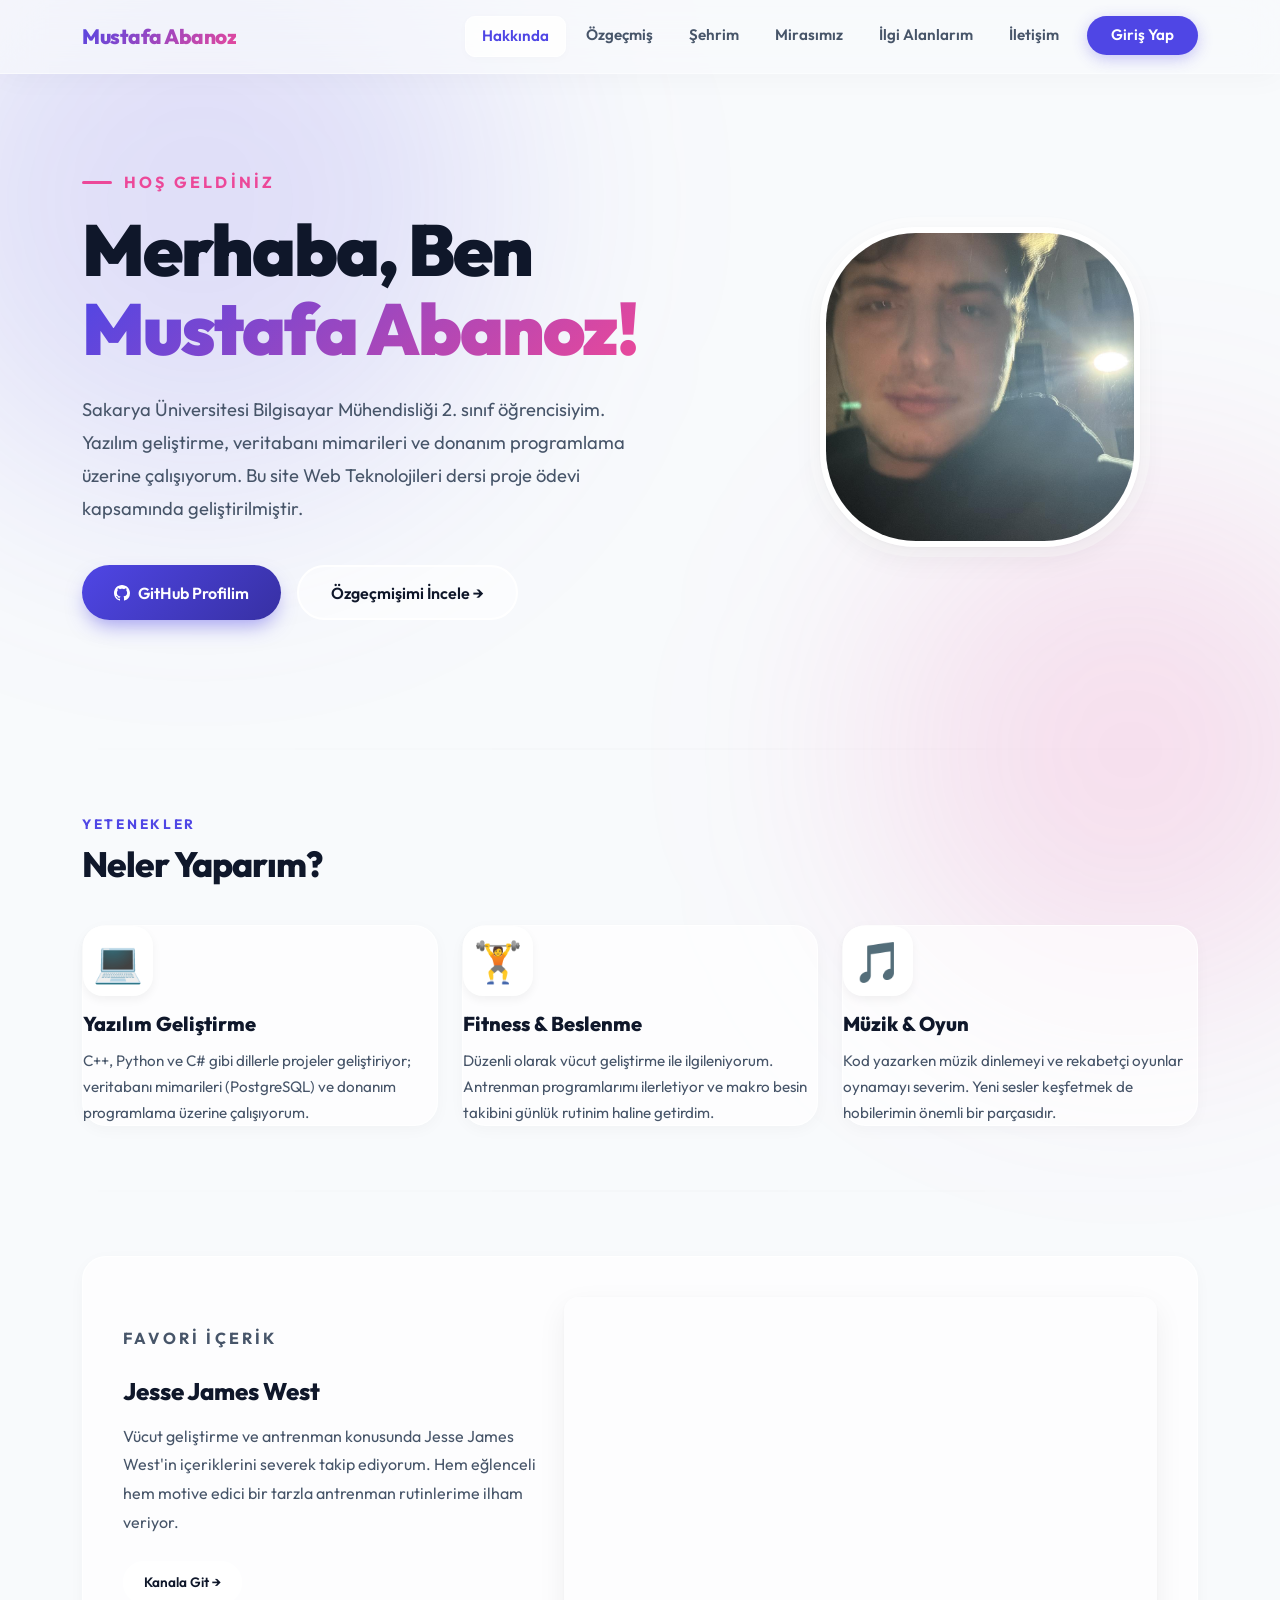
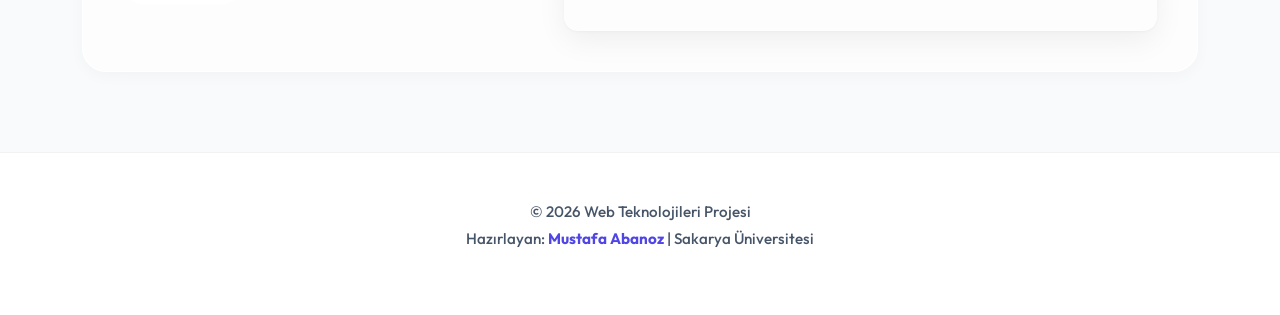
<file: index.html>
<!DOCTYPE html>
<html lang="tr">
<head>
    <meta charset="UTF-8">
    <meta name="viewport" content="width=device-width, initial-scale=1.0">
    <meta name="description" content="Mustafa Abanoz - Sakarya Üniversitesi Bilgisayar Mühendisliği öğrencisi. Hakkımda, hobiler ve ilgi alanlarım.">
    <title>Hakkında | Mustafa Abanoz</title>
    <link href="https://cdn.jsdelivr.net/npm/bootstrap@5.3.3/dist/css/bootstrap.min.css" rel="stylesheet">
    <link rel="stylesheet" href="style.css">
</head>
<body>


    <nav class="navbar navbar-expand-lg navbar-dark">
        <div class="container">
            <a class="navbar-brand" href="index.html">Mustafa Abanoz</a>
            <button class="navbar-toggler border-0" type="button" data-bs-toggle="collapse" data-bs-target="#navbarNav" aria-controls="navbarNav" aria-expanded="false" aria-label="Navigasyonu aç/kapat">
                <span class="navbar-toggler-icon"></span>
            </button>
            <div class="collapse navbar-collapse" id="navbarNav">
                <ul class="navbar-nav ms-auto gap-1">
                    <li class="nav-item"><a class="nav-link active" href="index.html">Hakkında</a></li>
                    <li class="nav-item"><a class="nav-link" href="cv.html">Özgeçmiş</a></li>
                    <li class="nav-item"><a class="nav-link" href="sehir.html">Şehrim</a></li>
                    <li class="nav-item"><a class="nav-link" href="miras.html">Mirasımız</a></li>
                    <li class="nav-item"><a class="nav-link" href="ilgi.html">İlgi Alanlarım</a></li>
                    <li class="nav-item"><a class="nav-link" href="iletisim.html">İletişim</a></li>
                    <li class="nav-item"><a class="nav-link nav-login" href="login.php">Giriş Yap</a></li>
                </ul>
            </div>
        </div>
    </nav>

    <main>
        <section class="hero-section">
            <div class="container">
                <div class="row align-items-center g-5">
                    <div class="col-lg-7 reveal-left">
                        <p class="hero-greeting">Hoş geldiniz</p>
                        <h1 class="hero-title">Merhaba, Ben<br><span>Mustafa Abanoz!</span></h1>
                        <p class="hero-desc">Sakarya Üniversitesi Bilgisayar Mühendisliği 2. sınıf öğrencisiyim. Yazılım geliştirme, veritabanı mimarileri ve donanım programlama üzerine çalışıyorum. Bu site Web Teknolojileri dersi proje ödevi kapsamında geliştirilmiştir.</p>
                        <div class="d-flex flex-wrap gap-3">
                            <a href="https://github.com/MustafaAbanoz" target="_blank" rel="noopener noreferrer" class="btn-primary-custom">
                                <svg width="16" height="16" viewBox="0 0 24 24" fill="currentColor"><path d="M12 0C5.37 0 0 5.37 0 12c0 5.31 3.435 9.795 8.205 11.385.6.105.825-.255.825-.57 0-.285-.015-1.23-.015-2.235-3.015.555-3.795-.735-4.035-1.41-.135-.345-.72-1.41-1.23-1.695-.42-.225-1.02-.78-.015-.795.945-.015 1.62.87 1.845 1.23 1.08 1.815 2.805 1.305 3.495.99.105-.78.42-1.305.765-1.605-2.67-.3-5.46-1.335-5.46-5.925 0-1.305.465-2.385 1.23-3.225-.12-.3-.54-1.53.12-3.18 0 0 1.005-.315 3.3 1.23.96-.27 1.98-.405 3-.405s2.04.135 3 .405c2.295-1.56 3.3-1.23 3.3-1.23.66 1.65.24 2.88.12 3.18.765.84 1.23 1.905 1.23 3.225 0 4.605-2.805 5.625-5.475 5.925.435.375.81 1.095.81 2.22 0 1.605-.015 2.895-.015 3.3 0 .315.225.69.825.57A12.02 12.02 0 0 0 24 12c0-6.63-5.37-12-12-12z"/></svg>
                                GitHub Profilim
                            </a>
                            <a href="cv.html" class="btn-outline-custom">Özgeçmişimi İncele →</a>
                        </div>
                    </div>
                    <div class="col-lg-5 text-center reveal-right">
                        <figure>
                            <img src="mustafa.jpeg" alt="Mustafa Abanoz fotoğrafı" class="hero-photo">
                            <figcaption class="visually-hidden">Mustafa Abanoz profil fotoğrafı</figcaption>
                        </figure>
                    </div>
                </div>
            </div>
        </section>

        <hr class="section-divider">

        <section class="container mb-5">
            <p class="section-label reveal">Yetenekler</p>
            <h2 class="section-title reveal">Neler Yaparım?</h2>
            <div class="row g-4">
                <div class="col-md-4 reveal delay-0">
                    <div class="glass-card h-100">
                        <span class="card-icon">💻</span>
                        <h3 class="card-heading">Yazılım Geliştirme</h3>
                        <p class="card-text">C++, Python ve C# gibi dillerle projeler geliştiriyor; veritabanı mimarileri (PostgreSQL) ve donanım programlama üzerine çalışıyorum.</p>
                    </div>
                </div>
                <div class="col-md-4 reveal delay-1">
                    <div class="glass-card h-100">
                        <span class="card-icon">🏋️</span>
                        <h3 class="card-heading">Fitness & Beslenme</h3>
                        <p class="card-text">Düzenli olarak vücut geliştirme ile ilgileniyorum. Antrenman programlarımı ilerletiyor ve makro besin takibini günlük rutinim haline getirdim.</p>
                    </div>
                </div>
                <div class="col-md-4 reveal delay-2">
                    <div class="glass-card h-100">
                        <span class="card-icon">🎵</span>
                        <h3 class="card-heading">Müzik & Oyun</h3>
                        <p class="card-text">Kod yazarken müzik dinlemeyi ve rekabetçi oyunlar oynamayı severim. Yeni sesler keşfetmek de hobilerimin önemli bir parçasıdır.</p>
                    </div>
                </div>
            </div>
        </section>

        <hr class="section-divider">

        <section class="container mb-5">
            <article class="video-wrapper">
                <div class="row align-items-center g-4">
                    <div class="col-md-5">
                        <p class="section-label">Favori İçerik</p>
                        <h3>Jesse James West</h3>
                        <p>Vücut geliştirme ve antrenman konusunda Jesse James West'in içeriklerini severek takip ediyorum. Hem eğlenceli hem motive edici bir tarzla antrenman rutinlerime ilham veriyor.</p>
                        <a href="https://www.youtube.com/@JesseJamesWest" target="_blank" rel="noopener noreferrer" class="btn-outline-custom btn-sm-custom">Kanala Git →</a>
                    </div>
                    <div class="col-md-7">
                        <div class="ratio ratio-16x9">
                            <iframe src="https://www.youtube.com/embed/tRncpNvuK-M" title="Jesse James West – Favori Video" frameborder="0" allow="accelerometer; autoplay; clipboard-write; encrypted-media; gyroscope; picture-in-picture; web-share" referrerpolicy="strict-origin-when-cross-origin" allowfullscreen></iframe>
                        </div>
                    </div>
                </div>
            </article>
        </section>
    </main>

    <footer class="text-center">
        <div class="container">
            <p class="mb-1">© 2026 Web Teknolojileri Projesi</p>
            <p>Hazırlayan: <a href="cv.html">Mustafa Abanoz</a> | Sakarya Üniversitesi</p>
        </div>
    </footer>

    <script src="https://cdn.jsdelivr.net/npm/bootstrap@5.3.3/dist/js/bootstrap.bundle.min.js"></script>
    <script>
        
        // Sayfa kaydırıldıkça (scroll) elemanların görünür olmasını sağlayan yapı
        (function () {
            var gozlemci = new IntersectionObserver(function(girdiler) {
                girdiler.forEach(function(eleman) { if (eleman.isIntersecting) { eleman.target.classList.add('in-view'); gozlemci.unobserve(eleman.target); } });
            }, { threshold: 0.12 });
            document.querySelectorAll('.reveal, .reveal-left, .reveal-right').forEach(function(el) { gozlemci.observe(el); });
        })();

    </script>
</body>
</html>
</file>
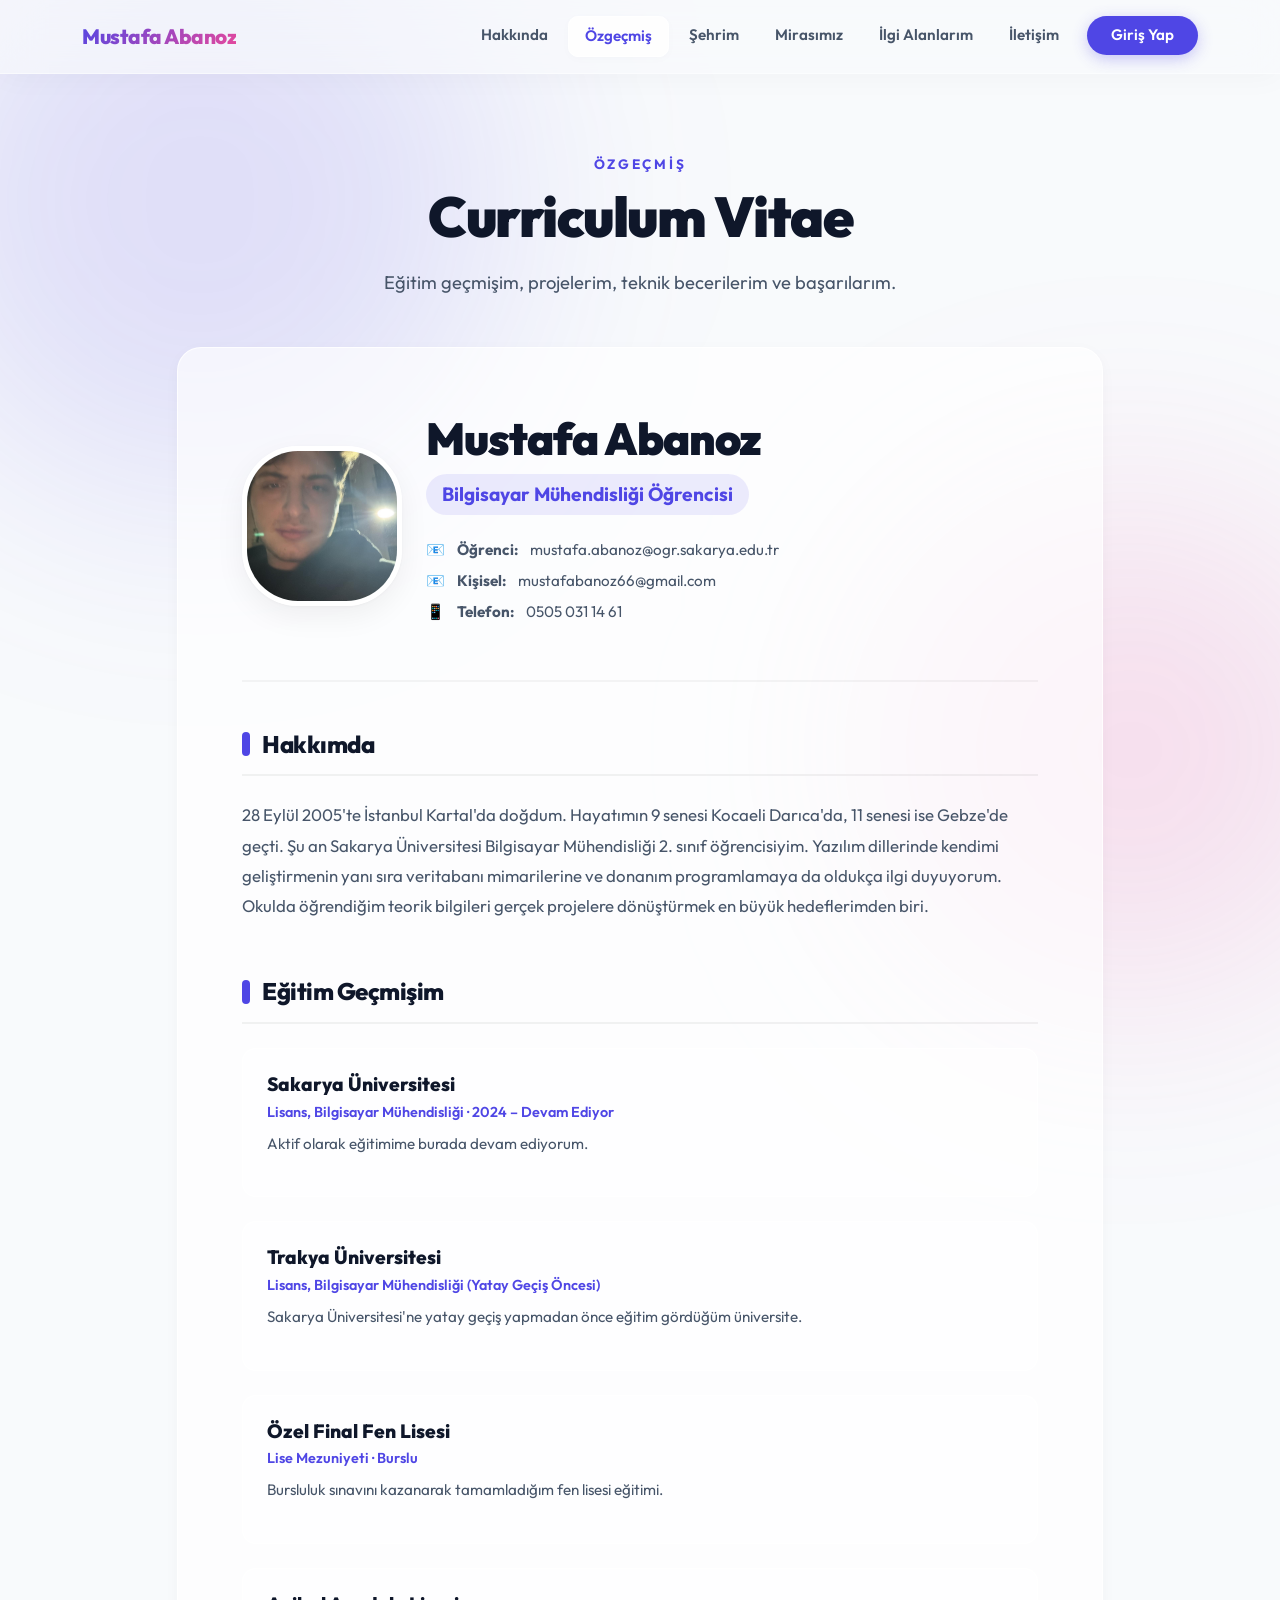
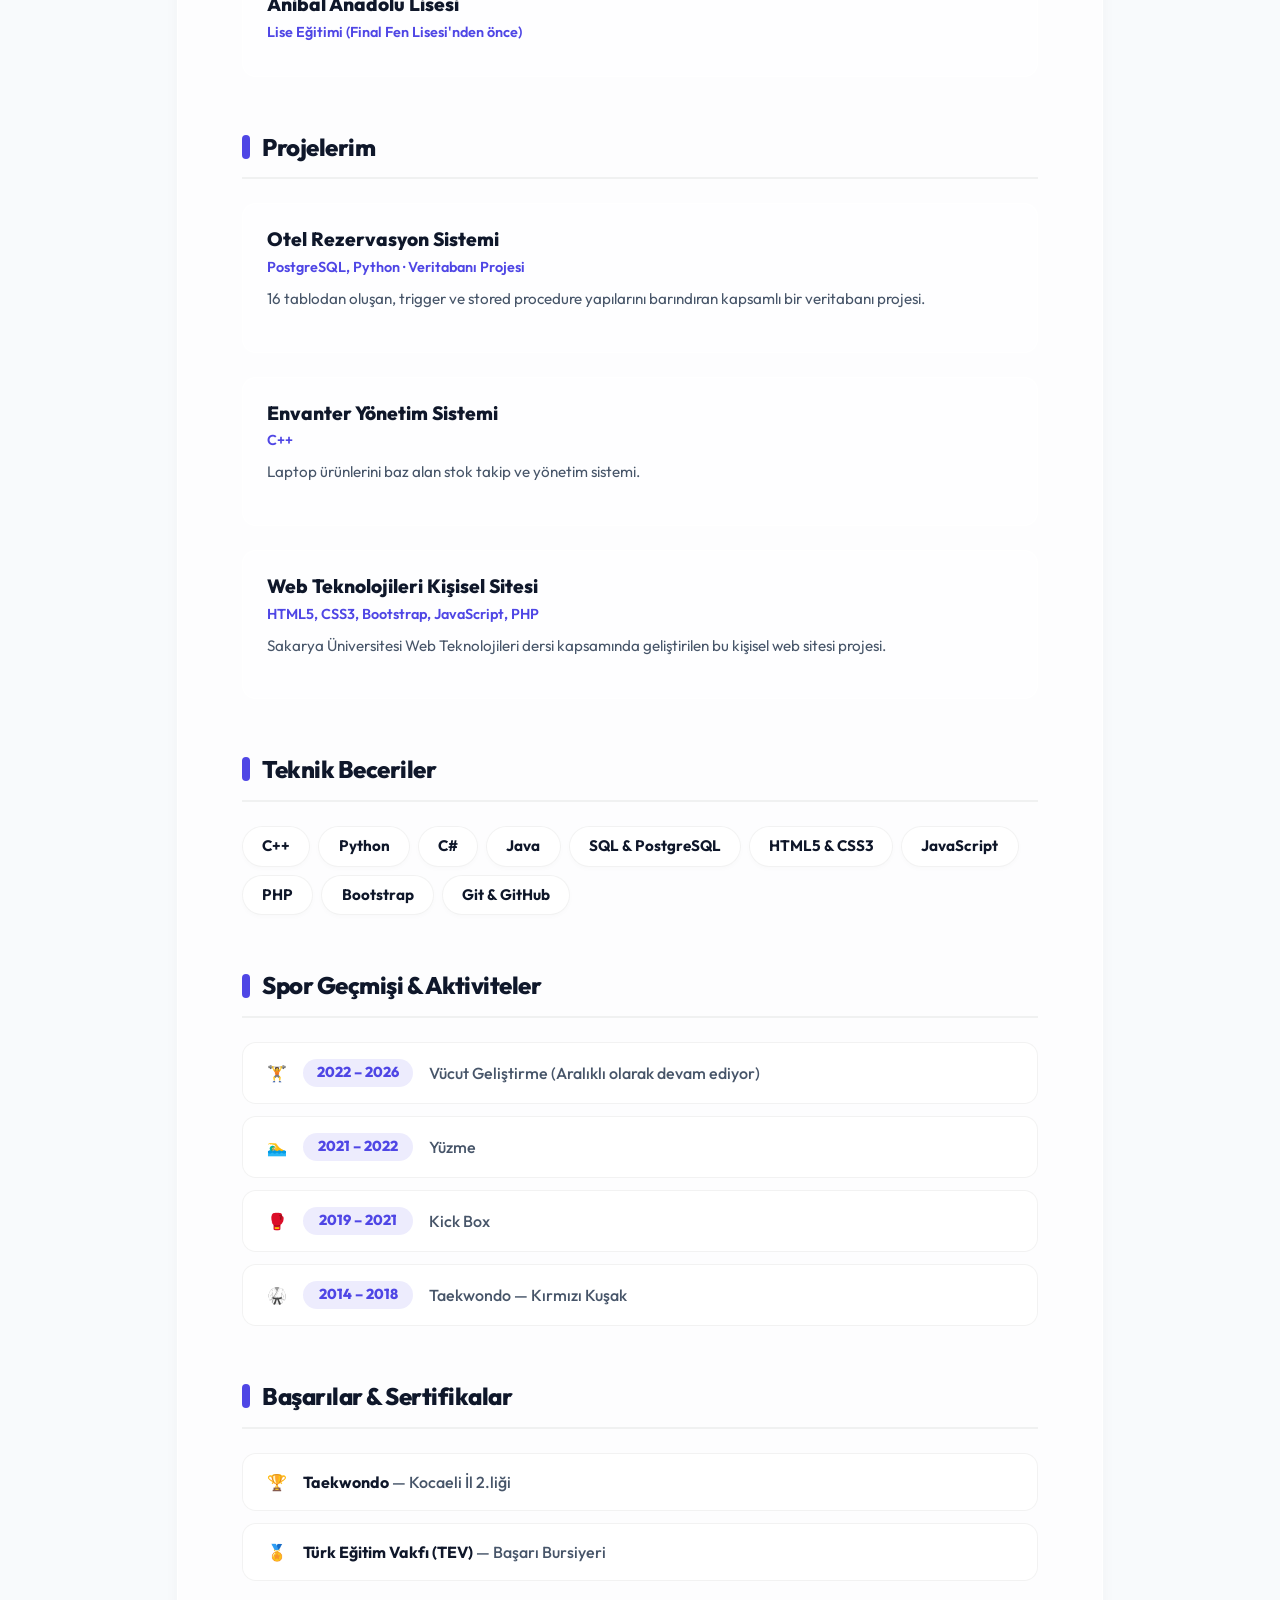
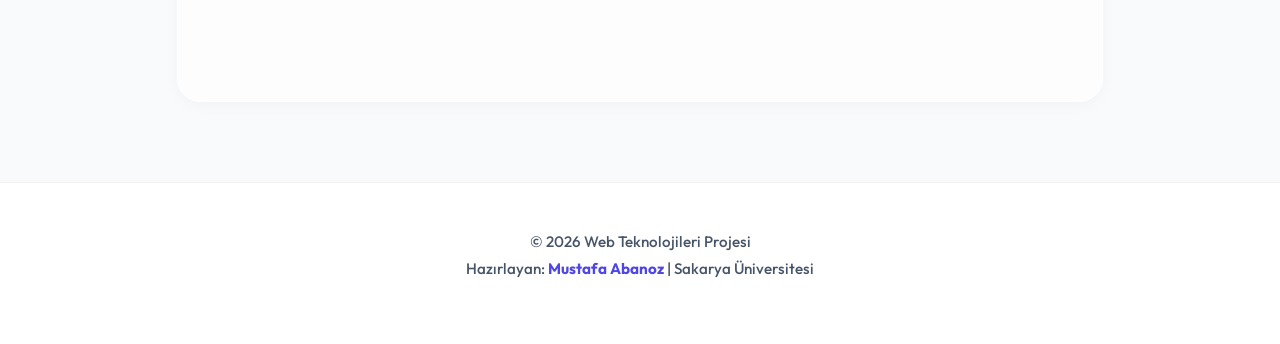
<file: cv.html>
<!DOCTYPE html>
<html lang="tr">

<head>
    <meta charset="UTF-8">
    <meta name="viewport" content="width=device-width, initial-scale=1.0">
    <meta name="description"
        content="Mustafa Abanoz – Bilgisayar Mühendisliği öğrencisi özgeçmişi. Eğitim, projeler, beceriler ve başarılar.">
    <title>Özgeçmiş (CV) | Mustafa Abanoz</title>
    <link href="https://cdn.jsdelivr.net/npm/bootstrap@5.3.3/dist/css/bootstrap.min.css" rel="stylesheet">
    <link rel="stylesheet" href="style.css">
</head>

<body>


    <nav class="navbar navbar-expand-lg navbar-dark">
        <div class="container">
            <a class="navbar-brand" href="index.html">Mustafa Abanoz</a>
            <button class="navbar-toggler border-0" type="button" data-bs-toggle="collapse" data-bs-target="#navbarNav"
                aria-controls="navbarNav" aria-expanded="false" aria-label="Navigasyonu aç/kapat">
                <span class="navbar-toggler-icon"></span>
            </button>
            <div class="collapse navbar-collapse" id="navbarNav">
                <ul class="navbar-nav ms-auto gap-1">
                    <li class="nav-item"><a class="nav-link" href="index.html">Hakkında</a></li>
                    <li class="nav-item"><a class="nav-link active" href="cv.html">Özgeçmiş</a></li>
                    <li class="nav-item"><a class="nav-link" href="sehir.html">Şehrim</a></li>
                    <li class="nav-item"><a class="nav-link" href="miras.html">Mirasımız</a></li>
                    <li class="nav-item"><a class="nav-link" href="ilgi.html">İlgi Alanlarım</a></li>
                    <li class="nav-item"><a class="nav-link" href="iletisim.html">İletişim</a></li>
                    <li class="nav-item"><a class="nav-link nav-login" href="login.php">Giriş Yap</a></li>
                </ul>
            </div>
        </div>
    </nav>

    <main>
        <div class="page-hero pb-5">
            <div class="container">
                <p class="section-label">Özgeçmiş</p>
                <h1 class="page-hero-title">Curriculum Vitae</h1>
                <p class="page-hero-subtitle">Eğitim geçmişim, projelerim, teknik becerilerim ve başarılarım.</p>
            </div>
        </div>

        <div class="container mb-5">
            <div class="row justify-content-center">
                <div class="col-lg-10">
                    <div class="cv-container">

                        <header class="cv-header">
                            <div class="row align-items-center g-4">
                                <div class="col-md-auto text-center">
                                    <img src="mustafa.jpeg" alt="Mustafa Abanoz profil fotoğrafı" class="cv-photo">
                                </div>
                                <div class="col-md">
                                    <h1 class="cv-name">Mustafa Abanoz</h1>
                                    <p class="cv-role">Bilgisayar Mühendisliği Öğrencisi</p>
                                    <address>
                                        <p class="cv-contact-item">📧 <strong>Öğrenci:</strong>
                                            mustafa.abanoz@ogr.sakarya.edu.tr</p>
                                        <p class="cv-contact-item">📧 <strong>Kişisel:</strong> mustafabanoz66@gmail.com
                                        </p>
                                        <p class="cv-contact-item">📱 <strong>Telefon:</strong> 0505 031 14 61</p>
                                    </address>
                                </div>
                            </div>
                        </header>

                        <section id="summary" class="cv-section reveal">
                            <h2 class="cv-section-title">Hakkımda</h2>
                            <article>
                                <p class="cv-summary-text">28 Eylül 2005'te İstanbul Kartal'da doğdum. Hayatımın 9
                                    senesi Kocaeli Darıca'da, 11 senesi ise Gebze'de geçti. Şu an Sakarya Üniversitesi
                                    Bilgisayar Mühendisliği 2. sınıf öğrencisiyim. Yazılım dillerinde kendimi
                                    geliştirmenin yanı sıra veritabanı mimarilerine ve donanım programlamaya da oldukça
                                    ilgi duyuyorum. Okulda öğrendiğim teorik bilgileri gerçek projelere dönüştürmek en
                                    büyük hedeflerimden biri.</p>
                            </article>
                        </section>

                        <section id="education" class="cv-section reveal">
                            <h2 class="cv-section-title">Eğitim Geçmişim</h2>

                            <article class="cv-article">
                                <h3>Sakarya Üniversitesi</h3>
                                <p class="meta">Lisans, Bilgisayar Mühendisliği · <time datetime="2024">2024</time> –
                                    Devam Ediyor</p>
                                <p>Aktif olarak eğitimime burada devam ediyorum.</p>
                            </article>

                            <article class="cv-article">
                                <h3>Trakya Üniversitesi</h3>
                                <p class="meta">Lisans, Bilgisayar Mühendisliği (Yatay Geçiş Öncesi)</p>
                                <p>Sakarya Üniversitesi'ne yatay geçiş yapmadan önce eğitim gördüğüm üniversite.</p>
                            </article>

                            <article class="cv-article">
                                <h3>Özel Final Fen Lisesi</h3>
                                <p class="meta">Lise Mezuniyeti · Burslu</p>
                                <p>Bursluluk sınavını kazanarak tamamladığım fen lisesi eğitimi.</p>
                            </article>

                            <article class="cv-article">
                                <h3>Anibal Anadolu Lisesi</h3>
                                <p class="meta">Lise Eğitimi (Final Fen Lisesi'nden önce)</p>
                            </article>
                        </section>

                        <section id="projects" class="cv-section reveal">
                            <h2 class="cv-section-title">Projelerim</h2>

                            <article class="cv-article">
                                <h3>Otel Rezervasyon Sistemi</h3>
                                <p class="meta">PostgreSQL, Python · Veritabanı Projesi</p>
                                <p>16 tablodan oluşan, trigger ve stored procedure yapılarını barındıran kapsamlı bir
                                    veritabanı projesi.</p>
                            </article>

                            <article class="cv-article">
                                <h3>Envanter Yönetim Sistemi</h3>
                                <p class="meta">C++</p>
                                <p>Laptop ürünlerini baz alan stok takip ve yönetim sistemi.</p>
                            </article>

                            <article class="cv-article">
                                <h3>Web Teknolojileri Kişisel Sitesi</h3>
                                <p class="meta">HTML5, CSS3, Bootstrap, JavaScript, PHP</p>
                                <p>Sakarya Üniversitesi Web Teknolojileri dersi kapsamında geliştirilen bu kişisel web
                                    sitesi projesi.</p>
                            </article>
                        </section>

                        <section id="skills" class="cv-section reveal">
                            <h2 class="cv-section-title">Teknik Beceriler</h2>
                            <div class="d-flex flex-wrap gap-2">
                                <span class="skill-badge">C++</span>
                                <span class="skill-badge">Python</span>
                                <span class="skill-badge">C#</span>
                                <span class="skill-badge">Java</span>
                                <span class="skill-badge">SQL & PostgreSQL</span>
                                <span class="skill-badge">HTML5 & CSS3</span>
                                <span class="skill-badge">JavaScript</span>
                                <span class="skill-badge">PHP</span>
                                <span class="skill-badge">Bootstrap</span>
                                <span class="skill-badge">Git & GitHub</span>
                            </div>
                        </section>

                        <section id="sports" class="cv-section">
                            <h2 class="cv-section-title">Spor Geçmişi & Aktiviteler</h2>
                            <article>
                                <div class="sport-item">
                                    <span>🏋️</span>
                                    <span class="years"><time datetime="2022">2022</time> – <time
                                            datetime="2026">2026</time></span>
                                    <span>Vücut Geliştirme (Aralıklı olarak devam ediyor)</span>
                                </div>
                                <div class="sport-item">
                                    <span>🏊‍♂️</span>
                                    <span class="years"><time datetime="2021">2021</time> – <time
                                            datetime="2022">2022</time></span>
                                    <span>Yüzme</span>
                                </div>
                                <div class="sport-item">
                                    <span>🥊</span>
                                    <span class="years"><time datetime="2019">2019</time> – <time
                                            datetime="2021">2021</time></span>
                                    <span>Kick Box</span>
                                </div>
                                <div class="sport-item">
                                    <span>🥋</span>
                                    <span class="years"><time datetime="2014">2014</time> – <time
                                            datetime="2018">2018</time></span>
                                    <span>Taekwondo — Kırmızı Kuşak</span>
                                </div>
                            </article>
                        </section>

                        <section id="achievements" class="cv-section">
                            <h2 class="cv-section-title">Başarılar & Sertifikalar</h2>
                            <div class="achievement-item">
                                <span>🏆</span>
                                <div><strong>Taekwondo</strong> — Kocaeli İl 2.liği</div>
                            </div>
                            <div class="achievement-item">
                                <span>🏅</span>
                                <div><strong>Türk Eğitim Vakfı (TEV)</strong> — Başarı Bursiyeri</div>
                            </div>
                        </section>

                    </div>
                </div>
            </div>
        </div>
    </main>

    <footer class="text-center">
        <div class="container">
            <p class="mb-1">© 2026 Web Teknolojileri Projesi</p>
            <p>Hazırlayan: <a href="cv.html">Mustafa Abanoz</a> | Sakarya Üniversitesi</p>
        </div>
    </footer>

    <script src="https://cdn.jsdelivr.net/npm/bootstrap@5.3.3/dist/js/bootstrap.bundle.min.js"></script>
    <script>

        // Sayfa kaydırıldıkça (scroll) elemanların görünür olmasını sağlayan yapı
        (function () {
            var gozlemci = new IntersectionObserver(function (girdiler) {
                girdiler.forEach(function (eleman) { if (eleman.isIntersecting) { eleman.target.classList.add('in-view'); gozlemci.unobserve(eleman.target); } });
            }, { threshold: 0.12 });
            document.querySelectorAll('.reveal, .reveal-left, .reveal-right').forEach(function (el) { gozlemci.observe(el); });
        })();
    </script>
</body>

</html>
</file>
<file: style.css>
/* =========================================
   1. GLOBAL AYARLAR VE DEĞİŞKENLER
   ========================================= */
@import url('https://fonts.googleapis.com/css2?family=Outfit:wght@300;400;500;600;700;800;900&display=swap');

:root {
    --primary: #4f46e5;
    --primary-light: #818cf8;
    --primary-dark: #3730a3;
    --accent: #ec4899;
    --bg-page: #f8fafc;
    --bg-card: rgba(255, 255, 255, 0.65);
    --border: rgba(255, 255, 255, 0.8);
    --text-primary: #0f172a;
    --text-secondary: #475569;
    --shadow-sm: 0 4px 15px rgba(0, 0, 0, 0.03);
    --shadow-md: 0 10px 30px rgba(0, 0, 0, 0.06), 0 1px 3px rgba(0,0,0,0.03);
    --shadow-glow: 0 10px 40px rgba(79, 70, 229, 0.15);
    --radius: 24px;
    --radius-sm: 14px;
    --transition: all 0.4s cubic-bezier(0.16, 1, 0.3, 1);
}

*, *::before, *::after { box-sizing: border-box; margin: 0; padding: 0; }
html { scroll-behavior: smooth; }

body {
    font-family: 'Outfit', system-ui, sans-serif;
    background: var(--bg-page);
    color: var(--text-primary);
    min-height: 100vh;
    overflow-x: hidden;
    -webkit-font-smoothing: antialiased;
    position: relative;
}

body::before, body::after {
    content: ''; position: fixed; border-radius: 50%;
    filter: blur(120px); z-index: -1;
    animation: floatBlob 20s infinite alternate ease-in-out;
    pointer-events: none;
}
body::before { width: 600px; height: 600px; background: rgba(79, 70, 229, 0.15); top: -100px; left: -100px; }
body::after { width: 500px; height: 500px; background: rgba(236, 72, 153, 0.15); bottom: -100px; right: -100px; animation-delay: -10s; }

@keyframes floatBlob {
    0% { transform: translate(0, 0) scale(1); }
    100% { transform: translate(100px, 100px) scale(1.2); }
}

main { position: relative; z-index: 1; animation: pageIn 0.6s cubic-bezier(0.16, 1, 0.3, 1) both; }
@keyframes pageIn { from { opacity: 0; transform: translateY(20px); } to { opacity: 1; transform: translateY(0); } }

/* =========================================
   2. NAVBAR & FOOTER (ORTAK)
   ========================================= */
.navbar {
    background: rgba(248, 250, 252, 0.7) !important;
    backdrop-filter: blur(20px); -webkit-backdrop-filter: blur(20px);
    border-bottom: 1px solid rgba(255,255,255,0.5);
    padding: 1rem 0; position: sticky; top: 0; z-index: 1030;
    box-shadow: 0 4px 30px rgba(0, 0, 0, 0.03);
}
.navbar-brand { font-weight: 800; font-size: 1.3rem; letter-spacing: -0.5px; background: linear-gradient(135deg, var(--primary), var(--accent)); -webkit-background-clip: text; -webkit-text-fill-color: transparent; background-clip: text; }
.nav-link { color: var(--text-secondary) !important; font-weight: 600; font-size: 0.95rem; padding: 0.5rem 1rem !important; border-radius: 10px; transition: var(--transition); }
.nav-link:hover { color: var(--primary) !important; background: rgba(79,70,229,0.05); }
.nav-link.active { color: var(--primary) !important; background: rgba(255,255,255,0.8); box-shadow: 0 2px 10px rgba(0,0,0,0.02); border: 1px solid rgba(255,255,255,1); }
.nav-link.nav-login { color: #fff !important; background: var(--primary); border-radius: 99px; padding: 0.5rem 1.5rem !important; margin-left: 0.5rem; box-shadow: 0 4px 15px rgba(79,70,229,0.3); }
.nav-link.nav-login:hover { background: var(--primary-dark); transform: translateY(-2px); box-shadow: 0 6px 20px rgba(79,70,229,0.4); }

footer { background: #fff; padding: 3rem 0; color: var(--text-secondary); font-size: 0.95rem; position: relative; z-index: 1; margin-top: 5rem; border-top: 1px solid rgba(0,0,0,0.05); font-weight: 500; }
footer a { color: var(--primary); text-decoration: none; font-weight: 700; transition: var(--transition); }
footer a:hover { color: var(--accent); }

/* =========================================
   3. GENEL BİLEŞENLER VE ANİMASYONLAR (ORTAK)
   ========================================= */
.btn-primary-custom { display: inline-flex; align-items: center; gap: 0.5rem; padding: 0.85rem 2rem; border: none; border-radius: 99px; background: linear-gradient(135deg, var(--primary), var(--primary-dark)); color: #fff; font-weight: 600; font-size: 1rem; text-decoration: none; transition: var(--transition); box-shadow: 0 10px 20px -5px rgba(79,70,229,0.5); }
.btn-primary-custom:hover { transform: translateY(-3px); box-shadow: 0 15px 25px -5px rgba(79,70,229,0.6); color: #fff; }
.btn-outline-custom { display: inline-flex; align-items: center; gap: 0.5rem; padding: 0.85rem 2rem; background: rgba(255,255,255,0.5); border: 2px solid #fff; border-radius: 99px; color: var(--text-primary); font-weight: 600; font-size: 1rem; text-decoration: none; transition: var(--transition); backdrop-filter: blur(10px); }
.btn-outline-custom:hover { background: #fff; transform: translateY(-3px); box-shadow: var(--shadow-md); color: var(--primary); }
.btn-sm-custom { font-size: 0.85rem; padding: 0.6rem 1.2rem; }

.section-divider { border: none; height: 2px; background: linear-gradient(90deg, transparent, rgba(0,0,0,0.05), transparent); margin: 4rem 0; }
.section-label { font-size: 0.85rem; font-weight: 700; letter-spacing: 0.2em; text-transform: uppercase; color: var(--primary); margin-bottom: 0.5rem; }
.section-title { font-size: 2.2rem; font-weight: 800; color: var(--text-primary); letter-spacing: -1px; margin-bottom: 2.5rem; }

.page-hero { padding: 5rem 0 3rem; text-align: center; }
.page-hero-title { font-size: clamp(2.5rem, 5vw, 3.5rem); font-weight: 900; letter-spacing: -1.5px; color: var(--text-primary); margin-bottom: 1rem; }
.page-hero-subtitle { font-size: 1.15rem; color: var(--text-secondary); max-width: 600px; margin: 0 auto; line-height: 1.8; }

.glass-card, .cv-container, .video-wrapper, .stat-card, .place-card { background: var(--bg-card); backdrop-filter: blur(16px); -webkit-backdrop-filter: blur(16px); border: 1px solid var(--border); border-radius: var(--radius); box-shadow: var(--shadow-sm); transition: var(--transition); }
.glass-card:hover, .stat-card:hover, .place-card:hover { transform: translateY(-8px); box-shadow: var(--shadow-md); border-color: #fff; background: rgba(255,255,255,0.9); }

.reveal { opacity: 0; transform: translateY(40px); transition: opacity 0.8s cubic-bezier(0.16, 1, 0.3, 1), transform 0.8s cubic-bezier(0.16, 1, 0.3, 1); }
.reveal.in-view { opacity: 1; transform: translateY(0); }
.reveal-left { opacity: 0; transform: translateX(-40px); transition: opacity 0.8s cubic-bezier(0.16, 1, 0.3, 1), transform 0.8s cubic-bezier(0.16, 1, 0.3, 1); }
.reveal-left.in-view { opacity: 1; transform: translateX(0); }
.reveal-right { opacity: 0; transform: translateX(40px); transition: opacity 0.8s cubic-bezier(0.16, 1, 0.3, 1), transform 0.8s cubic-bezier(0.16, 1, 0.3, 1); }
.reveal-right.in-view { opacity: 1; transform: translateX(0); }

/* =========================================
   4. YARDIMCI (UTILITY) SINIFLAR
   ========================================= */
.delay-0 { transition-delay: 0s; }
.delay-1 { transition-delay: 0.12s; }
.delay-2 { transition-delay: 0.24s; }

/* =========================================
   5. ÖZGEÇMİŞ (CV.HTML) SAYFASI STİLLERİ
   ========================================= */
.cv-container { padding: 4rem; }
.cv-header { border-bottom: 2px solid rgba(0,0,0,0.04); padding-bottom: 2.5rem; margin-bottom: 3rem; }
.cv-photo { width: 160px; height: 160px; object-fit: cover; border-radius: 35%; border: 5px solid #fff; box-shadow: var(--shadow-md); }
.cv-name { font-size: 2.8rem; font-weight: 900; letter-spacing: -1px; color: var(--text-primary); margin-bottom: 0.5rem; }
.cv-role { font-size: 1.2rem; color: var(--primary); font-weight: 700; margin-bottom: 1.5rem; background: rgba(79,70,229,0.1); display: inline-block; padding: 0.4rem 1rem; border-radius: 99px; }
.cv-contact-item { font-size: 0.95rem; color: var(--text-secondary); margin-bottom: 0.5rem; display: flex; align-items: center; gap: 0.75rem; }
.cv-section { margin-bottom: 3.5rem; }
.cv-section-title { font-size: 1.5rem; font-weight: 800; letter-spacing: -0.5px; color: var(--text-primary); border-bottom: 2px solid rgba(0,0,0,0.05); padding-bottom: 1rem; margin-bottom: 1.5rem; display: flex; align-items: center; gap: 0.75rem; }
.cv-section-title::before { content:''; display:block; width:8px; height:24px; background:var(--primary); border-radius:4px; }
.cv-article { margin-bottom: 1.5rem; padding: 1.5rem; background: rgba(255,255,255,0.4); border-radius: var(--radius-sm); border: 1px solid rgba(255,255,255,0.8); transition: var(--transition); }
.cv-article:hover { background: #fff; box-shadow: var(--shadow-sm); transform: translateX(5px); }
.cv-article h3 { font-size: 1.2rem; font-weight: 800; color: var(--text-primary); margin-bottom: 0.3rem; }
.cv-article .meta { font-size: 0.9rem; color: var(--primary); font-weight: 600; margin-bottom: 0.5rem; }
.cv-article p { font-size: 0.95rem; color: var(--text-secondary); line-height: 1.6; }
.cv-summary-text { color: var(--text-secondary); line-height: 1.8; font-size: 1.05rem; }

.skill-badge { display: inline-flex; padding: 0.5rem 1.2rem; background: #fff; border: 1px solid rgba(0,0,0,0.05); border-radius: 99px; font-size: 0.95rem; font-weight: 700; color: var(--text-primary); transition: var(--transition); box-shadow: 0 2px 5px rgba(0,0,0,0.02); }
.skill-badge:hover { background: var(--primary); color: #fff; transform: translateY(-3px); box-shadow: 0 8px 15px rgba(79,70,229,0.3); }

.sport-item, .achievement-item { display: flex; align-items: center; gap: 1rem; padding: 1rem 1.5rem; background: #fff; border: 1px solid rgba(0,0,0,0.05); border-radius: var(--radius-sm); margin-bottom: 0.75rem; transition: var(--transition); font-size: 1rem; color: var(--text-secondary); font-weight: 500; }
.sport-item:hover, .achievement-item:hover { border-color: var(--primary); box-shadow: var(--shadow-sm); transform: translateX(5px); }
.sport-item .years { font-weight: 800; color: var(--primary); font-size: 0.9rem; min-width: 110px; background: rgba(79,70,229,0.1); padding: 0.2rem 0.8rem; border-radius: 99px; text-align: center; }
.achievement-item strong { color: var(--text-primary); font-weight: 700; }

/* =========================================
   6. İLGİ ALANLARIM (ILGI.HTML) SAYFASI STİLLERİ
   ========================================= */
.api-main { padding: 5rem 0; min-height: 80vh; }
.bento-grid { display: grid; grid-template-columns: repeat(4, 1fr); grid-auto-rows: 250px; gap: 1.5rem; margin-bottom: 4rem; }
.bento-item { background: var(--bg-card); backdrop-filter: blur(16px); border: 1px solid var(--border); border-radius: var(--radius); overflow: hidden; position: relative; transition: var(--transition); box-shadow: var(--shadow-sm); display: flex; flex-direction: column; cursor: pointer; }
.bento-item:hover { transform: translateY(-8px); box-shadow: var(--shadow-md); border-color: #fff; background: rgba(255,255,255,0.9); }
.bento-large { grid-column: span 2; grid-row: span 2; }
.bento-wide { grid-column: span 2; grid-row: span 1; }
.bento-small { grid-column: span 1; grid-row: span 1; }

.bento-bg { position: absolute; inset: 0; width: 100%; height: 100%; object-fit: cover; z-index: 0; opacity: 0.8; transition: transform 0.8s ease; }
.bento-item:hover .bento-bg { transform: scale(1.05); opacity: 0.95; }
.bento-overlay { position: absolute; inset: 0; background: linear-gradient(to top, rgba(15,23,42,0.95) 0%, rgba(15,23,42,0.6) 40%, transparent 100%); z-index: 1; }
.bento-content { position: relative; z-index: 2; padding: 1.5rem; display: flex; flex-direction: column; justify-content: flex-end; height: 100%; color: #fff; }

.bento-tag { align-self: flex-start; background: rgba(255,255,255,0.2); backdrop-filter: blur(10px); padding: 0.3rem 0.8rem; border-radius: 99px; font-size: 0.75rem; font-weight: 700; text-transform: uppercase; letter-spacing: 1px; margin-bottom: auto; border: 1px solid rgba(255,255,255,0.3); color: #fff; }
.bento-title { font-size: 1.5rem; font-weight: 800; margin-bottom: 0.3rem; text-shadow: 0 2px 4px rgba(0,0,0,0.4); line-height: 1.2; color: #fff; }
.bento-large .bento-title { font-size: 2.2rem; }
.bento-desc { font-size: 0.9rem; color: rgba(255,255,255,0.85); display: -webkit-box; -webkit-line-clamp: 2; -webkit-box-orient: vertical; overflow: hidden; margin: 0; }
.bento-large .bento-desc { -webkit-line-clamp: 4; font-size: 1rem; }

.play-btn { position: absolute; top: 50%; left: 50%; transform: translate(-50%, -50%); z-index: 3; width: 80px; height: 80px; background: rgba(0,0,0,0.5); border: 3px solid rgba(255,255,255,0.8); border-radius: 50%; display: flex; align-items: center; justify-content: center; cursor: pointer; transition: all 0.3s ease; backdrop-filter: blur(4px); }
.play-btn:hover { background: var(--primary); border-color: var(--primary); transform: translate(-50%, -50%) scale(1.15); box-shadow: 0 0 30px rgba(99,102,241,0.5); }
.play-btn svg { width: 32px; height: 32px; fill: white; margin-left: 4px; }
.slide-video { position: absolute; top: 0; left: 0; width: 100%; height: 100%; z-index: 4; border: none; }

.api-info-box { margin-top: 1rem; padding: 1.2rem 1.5rem; background: rgba(99,102,241,0.08); border-left: 4px solid var(--primary); border-radius: 0 12px 12px 0; }
.api-info-header { display: flex; align-items: center; gap: 0.5rem; margin-bottom: 0.6rem; }
.api-info-header h4 { margin: 0; font-weight: 700; color: var(--text-primary); font-size: 1.3rem; }
.api-badge { background: var(--primary); color: #fff; font-size: 0.7rem; padding: 2px 8px; border-radius: 20px; font-weight: 600; }
.api-meta { display: flex; flex-wrap: wrap; gap: 1rem; margin-bottom: 0.7rem; font-size: 0.95rem; color: var(--text-secondary); }
.api-meta strong { color: var(--text-primary); }
.api-comment { margin: 0; font-style: italic; color: var(--primary); font-size: 1rem; }
.api-spinner { width: 4rem; height: 4rem; color: var(--primary); }
.api-spinner-text { font-weight: 700; color: var(--text-primary); }

/* =========================================
   7. HAKKINDA (INDEX.HTML) SAYFASI STİLLERİ
   ========================================= */
.hero-section { padding: 6rem 0 4rem; position: relative; }
.hero-greeting { font-size: 1rem; font-weight: 700; letter-spacing: 0.2em; text-transform: uppercase; color: var(--accent); margin-bottom: 1rem; display: flex; align-items: center; gap: 0.75rem; }
.hero-greeting::before { content: ''; display: inline-block; width: 30px; height: 3px; background: var(--accent); border-radius: 3px; }
.hero-title { font-size: clamp(2.5rem, 6vw, 4.5rem); font-weight: 900; line-height: 1.1; letter-spacing: -2px; color: var(--text-primary); margin-bottom: 1.5rem; }
.hero-title span { background: linear-gradient(135deg, var(--primary), var(--accent)); -webkit-background-clip: text; -webkit-text-fill-color: transparent; background-clip: text; }
.hero-desc { font-size: 1.15rem; color: var(--text-secondary); line-height: 1.8; max-width: 550px; margin-bottom: 2.5rem; font-weight: 400; }
.hero-photo { width: 320px; height: 320px; object-fit: cover; border-radius: 30%; border: 6px solid #fff; box-shadow: var(--shadow-md), 0 0 0 10px rgba(255,255,255,0.4); transition: var(--transition); }
.hero-photo:hover { transform: scale(1.05) rotate(3deg); border-radius: 50%; box-shadow: var(--shadow-glow), 0 0 0 15px rgba(255,255,255,0.6); }

.card-icon { font-size: 2.5rem; margin-bottom: 1rem; display: block; background: #fff; width: 70px; height: 70px; display: flex; align-items: center; justify-content: center; border-radius: 20px; box-shadow: 0 4px 10px rgba(0,0,0,0.05); }
.card-heading { font-size: 1.25rem; font-weight: 800; color: var(--text-primary); margin-bottom: 0.75rem; }
.card-text { font-size: 0.95rem; color: var(--text-secondary); line-height: 1.7; }

.video-wrapper { padding: 2.5rem; }
.video-wrapper h3 { font-size: 1.5rem; font-weight: 800; margin-bottom: 1rem; }
.video-wrapper p { font-size: 1rem; line-height: 1.8; margin-bottom: 1.5rem; color: var(--text-secondary); }
.ratio iframe { border-radius: var(--radius-sm); box-shadow: var(--shadow-md); }

/* =========================================
   8. MİRASIMIZ (MIRAS.HTML) SAYFASI STİLLERİ
   ========================================= */
.miras-hero-greeting { color: #16a34a; }
.miras-container-relative { z-index: 1; }
.miras-section-title-sm { margin-bottom: 1rem; font-size: 2rem; }
.miras-mark { background-color: rgba(22, 163, 74, 0.2); border-radius: 4px; padding: 0 4px; }
.miras-cv-summary-bold { font-size: 1.1rem; color: #16a34a; }
.miras-logo { max-width: 150px; filter: drop-shadow(0 10px 15px rgba(22, 163, 74, 0.3)); }
.miras-designer { color: var(--text-secondary); font-weight: 600; }
.miras-list { font-size: 0.9rem; }
.miras-color-green { color: #16a34a; }
.miras-color-dark { color: #0f172a; }
.miras-section-title-lg { margin-bottom: 2rem; }
.miras-table { background: transparent; }
.miras-thead { border-bottom: 2px solid #d97706; }
.miras-th { color: #d97706; font-weight: 800; }
.miras-badge-gold { background: linear-gradient(135deg, #d97706, #f59e0b); border: none; color: white; }
.miras-badge-green { background: linear-gradient(135deg, #16a34a, #22c55e); border: none; color: white; }
.miras-text-secondary { color: var(--text-secondary); }
.miras-api-title { margin-bottom: 0.5rem; }
.miras-api-desc { font-size: 0.9rem; }
.miras-api-badge { background: #16a34a; color: white; }
.miras-api-season { color: #d97706; font-weight: 700; }
.miras-power-label { color: #d97706; }
.miras-power-title { margin-bottom: 1rem; font-size: 2.2rem; }
.miras-video-wrap { background: rgba(245, 158, 11, 0.1); border-color: rgba(245, 158, 11, 0.3); }
.miras-ratio-radius { border-radius: var(--radius-sm); overflow: hidden; }
.miras-pos-top-left { top: 0; left: 0; }
.miras-video-img { object-fit: cover; top: 0; left: 0; z-index: 1; }
.miras-play-icon-bg { background: rgba(220, 38, 38, 0.9); width: 64px; height: 64px; border-radius: 50%; display: flex; align-items: center; justify-content: center; box-shadow: 0 0 20px rgba(0,0,0,0.6); z-index: 2; transition: transform 0.2s ease; }
.miras-play-icon-bg:hover { transform: scale(1.1); }
.miras-play-svg { margin-left: 4px; }

/* JS İçerisindeki Dinamik Stiller */
.miras-form-badge { display:inline-block; width:22px; height:22px; border-radius:50%; color:#fff; font-size:0.7rem; font-weight:700; text-align:center; line-height:22px; margin-right:3px; }
.miras-kocaelispor-row { background: rgba(22, 163, 74, 0.15); border-left: 4px solid #16a34a; font-weight: 700; box-shadow: 0 0 20px rgba(22, 163, 74, 0.1); }
.miras-team-logo { width:24px; height:24px; margin-right:8px; vertical-align:middle; border-radius:4px; }
.miras-fw-800 { font-weight: 800; }
.miras-fw-700 { font-weight: 700; }
.miras-fw-600 { font-weight: 600; }
.miras-text-green { color: #16a34a; font-weight: 700; }
.miras-text-orange { color: #d97706; font-weight: 600; }
.miras-text-red { color: #dc2626; font-weight: 600; }
.miras-points { font-weight: 900; font-size: 1.1rem; }
.miras-divider-row { background: rgba(0,0,0,0.02); }
.miras-divider-td { text-align:center; color:var(--text-secondary); font-weight:600; font-size:0.9rem; padding:0.5rem; letter-spacing:2px; }

/* =========================================
   9. ŞEHRİM (SEHIR.HTML) SAYFASI STİLLERİ
   ========================================= */
.sec-wrap { position: relative; padding: 5rem 0; margin-bottom: 0; }
.sec-bg { position: absolute; inset: 0; z-index: 0; pointer-events: none; overflow: hidden; }
.sec-bg::after { content: ''; position: absolute; inset: 0; background: linear-gradient(to bottom, var(--bg-page) 0%, transparent 15%, transparent 85%, var(--bg-page) 100%); pointer-events: none; }
.sec-wrap > .container { position: relative; z-index: 1; }

.sec-dogal { background-color: rgba(22, 163, 74, 0.03); }
.sec-dogal .sec-bg { background-image: radial-gradient(circle, rgba(22, 163, 74, 0.25) 2px, transparent 2px); background-size: 32px 32px; animation: driftAnim 15s linear infinite; }
.sec-tarihi { background-color: rgba(217, 119, 6, 0.03); }
.sec-tarihi .sec-bg { background-image: radial-gradient(circle, rgba(217, 119, 6, 0.25) 2px, transparent 2px); background-size: 32px 32px; animation: driftAnim 20s linear reverse infinite; }
.sec-modern { background-color: rgba(37, 99, 235, 0.03); }
.sec-modern .sec-bg { background-image: radial-gradient(circle, rgba(37, 99, 235, 0.25) 2px, transparent 2px); background-size: 32px 32px; animation: driftAnim 18s ease-in-out infinite alternate; }

@keyframes driftAnim { 0% { background-position: 0 0; } 100% { background-position: 64px 64px; } }

.sec-heading { display: flex; align-items: center; gap: 0.8rem; margin-bottom: 1.5rem; }
.sec-dot { width: 14px; height: 14px; border-radius: 50%; flex-shrink: 0; box-shadow: 0 0 10px currentColor; }
.sec-dot.d { background: #16a34a; color: #16a34a; }
.sec-dot.t { background: #d97706; color: #d97706; }
.sec-dot.m { background: #2563eb; color: #2563eb; }
.sec-heading span { font-size: 1rem; font-weight: 800; letter-spacing: 0.1em; text-transform: uppercase; color: var(--text-primary); }

.slider-wrap { position: relative; overflow: hidden; border-radius: 24px; border: 4px solid #fff; background: var(--bg-card); box-shadow: var(--shadow-md); }
.slider-track { display: flex; transition: transform 0.6s cubic-bezier(0.25, 1, 0.5, 1); }
.slide { min-width: 100%; flex-shrink: 0; cursor: pointer; position: relative; }
.slide img { width: 100%; height: 500px; object-fit: cover; display: block; transition: transform 0.5s ease; }
.slide:hover img { transform: scale(1.03); }
.slide-cap { position: absolute; bottom: 0; left: 0; right: 0; padding: 2rem; background: linear-gradient(to top, rgba(0,0,0,0.8), transparent); color: #fff; }
.slide-cap h3 { font-size: 1.5rem; font-weight: 800; color: #fff; margin-bottom: 0.3rem; text-shadow: 0 2px 4px rgba(0,0,0,0.5); }
.slide-cap p { font-size: 1rem; color: rgba(255,255,255,0.9); margin: 0; text-shadow: 0 1px 2px rgba(0,0,0,0.5); font-weight: 500; }

.s-btn { position: absolute; top: 50%; transform: translateY(-50%); z-index: 10; background: rgba(255,255,255,0.9); border: none; color: var(--text-primary); width: 50px; height: 50px; border-radius: 50%; display: flex; align-items: center; justify-content: center; cursor: pointer; backdrop-filter: blur(8px); transition: var(--transition); font-size: 1.2rem; box-shadow: 0 4px 15px rgba(0,0,0,0.1); }
.s-btn:hover { background: #fff; color: var(--primary); transform: translateY(-50%) scale(1.1); box-shadow: 0 6px 20px rgba(0,0,0,0.15); }
.s-btn.prev { left: 1.5rem; }
.s-btn.next { right: 1.5rem; }

.info-grid { display: grid; grid-template-columns: repeat(auto-fit, minmax(200px,1fr)); gap: 1.5rem; margin-bottom: 3rem; }
.stat-card { padding: 2rem 1.5rem; }
.stat-number { font-size: 2.5rem; font-weight: 900; letter-spacing: -1px; display: block; margin-bottom: 0.5rem; background: linear-gradient(135deg, var(--primary), var(--accent)); -webkit-background-clip: text; -webkit-text-fill-color: transparent; background-clip: text; }
.stat-label { font-size: 0.95rem; color: var(--text-secondary); font-weight: 600; text-transform: uppercase; letter-spacing: 1px; }

.place-card-body { padding: 1.75rem; }
.place-card-title { font-size: 1.2rem; font-weight: 800; color: var(--text-primary); margin-bottom: 0.5rem; }
.place-card-text { font-size: 0.95rem; color: var(--text-secondary); line-height: 1.6; margin: 0; }
.place-emoji { font-size: 2.5rem; display: block; margin-bottom: 1rem; }
.about-card-title { font-size: 1.5rem; font-weight: 800; color: var(--text-primary); margin-bottom: 0.75rem; }

/* =========================================
   10. İLETİŞİM (ILETISIM.HTML) SAYFASI STİLLERİ
   ========================================= */
.contact-layout { padding: 5rem 0; overflow: hidden; }
.floating-info-card { background: var(--bg-card); backdrop-filter: blur(16px); border: 1px solid var(--border); border-radius: var(--radius); padding: 1.5rem; display: flex; align-items: center; gap: 1rem; box-shadow: var(--shadow-sm); transition: var(--transition); margin-bottom: 2rem; animation: floatAsymmetric 6s ease-in-out infinite alternate; }
.floating-info-card:nth-child(2) { animation-delay: -2s; transform: translateX(20px); }
.floating-info-card:nth-child(3) { animation-delay: -4s; transform: translateX(-10px); }
.floating-info-card:hover { transform: translateY(-5px) scale(1.02) !important; border-color: #fff; background: rgba(255,255,255,0.9); }
.floating-icon { width: 50px; height: 50px; border-radius: 15px; background: linear-gradient(135deg, var(--primary), var(--accent)); display: flex; align-items: center; justify-content: center; color: #fff; font-size: 1.5rem; flex-shrink: 0; }
.floating-text h4 { font-size: 1.1rem; font-weight: 800; margin: 0 0 0.2rem 0; color: var(--text-primary); }
.floating-text p { font-size: 0.95rem; margin: 0; color: var(--text-secondary); }
@keyframes floatAsymmetric { 0% { transform: translateY(0) translateX(0); } 100% { transform: translateY(-15px) translateX(10px); } }

.contact-form-card { background: var(--bg-card); backdrop-filter: blur(20px); border: 1px solid var(--border); border-radius: var(--radius); padding: 3rem; box-shadow: var(--shadow-md); position: relative; }
.form-floating > .form-control, .form-floating > .form-select { background: rgba(255,255,255,0.5); border: 2px solid rgba(255,255,255,0.8); border-radius: var(--radius-sm); color: var(--text-primary); transition: var(--transition); }
.form-floating > .form-control:focus, .form-floating > .form-select:focus { background: #fff; border-color: var(--primary); box-shadow: 0 0 0 4px rgba(79,70,229,0.15); }
.contact-form-card .form-label { color: var(--text-secondary); font-weight: 500; }

.form-check-input { border: 2px solid rgba(79, 70, 229, 0.4); background-color: rgba(255, 255, 255, 0.5); width: 1.2rem; height: 1.2rem; margin-top: 0.15rem; cursor: pointer; }
.form-check-input:checked { background-color: var(--primary); border-color: var(--primary); }

.error-text { color: #dc3545; font-size: 0.85rem; margin-top: 0.4rem; display: none; font-weight: 600; }
.error-text.show { display: block; animation: fadeIn 0.3s ease; }
.error-text-vue { color: #dc3545; font-size: 0.85rem; margin-top: 0.4rem; font-weight: 600; animation: fadeIn 0.3s ease; }
@keyframes fadeIn { from { opacity: 0; transform: translateY(-5px); } to { opacity: 1; transform: translateY(0); } }

.btn-vue { background: linear-gradient(135deg, #42b883, #35495e); color: #fff; border: none; padding: 0.85rem 2rem; border-radius: 99px; font-weight: 600; transition: var(--transition); display: inline-flex; align-items: center; gap: 0.5rem; }
.btn-vue:hover { transform: translateY(-3px); box-shadow: 0 10px 20px -5px rgba(66, 184, 131, 0.5); color: #fff; }

.form-textarea { height: 120px; }

/* =========================================
   11. İLETİŞİM İŞLEM (ILETISIM_ISLEM.PHP) STİLLERİ
   ========================================= */
.result-card { background: rgba(255, 255, 255, 0.8); backdrop-filter: blur(20px); border: 1px solid rgba(255, 255, 255, 0.9); border-radius: 24px; padding: 3rem; box-shadow: 0 10px 30px rgba(0, 0, 0, 0.08); margin-top: 5rem; }
.result-item { margin-bottom: 1.5rem; border-bottom: 1px solid rgba(0,0,0,0.05); padding-bottom: 1rem; }
.result-label { font-weight: 800; color: var(--primary); display: block; margin-bottom: 0.3rem; text-transform: uppercase; letter-spacing: 1px; font-size: 0.85rem; }
.result-value { font-size: 1.1rem; color: var(--text-primary); font-weight: 500; }
.result-success { border-radius: 15px; font-weight: 600; font-size: 1.1rem; border: none; background: rgba(22, 163, 74, 0.1); color: #16a34a; }
.result-heading { font-weight: 800; color: var(--text-primary); }
.result-item-last { border: none; }
.result-msg-box { background: rgba(0,0,0,0.03); padding: 1rem; border-radius: 10px; }

/* =========================================
   12. GİRİŞ YAP & LOGIN ISLEM (LOGIN.PHP / LOGIN_ISLEM.PHP) STİLLERİ
   ========================================= */
.login-main { min-height: 80vh; }
.login-card { max-width: 500px; }

/* =========================================
   13. MOBİL (RESPONSIVE) AYARLAR
   ========================================= */
@media (max-width: 992px) {
    .bento-grid { grid-template-columns: repeat(2, 1fr); }
    .bento-large, .bento-wide { grid-column: span 2; }
}
@media (max-width: 768px) {
    .hero-title { font-size: 2.5rem; letter-spacing: -1px; }
    .hero-photo { width: 220px; height: 220px; }
    .cv-container { padding: 2rem; }
    .cv-name { font-size: 2rem; }
    .slide img { height: 300px; }
    .s-btn { width: 40px; height: 40px; font-size: 1rem; }
    .sec-wrap { border-radius: 20px; padding: 2rem 0; }
    .play-btn { width: 60px; height: 60px; }
    .play-btn svg { width: 24px; height: 24px; }
    body::before, body::after { display: none; }
}
</file>
